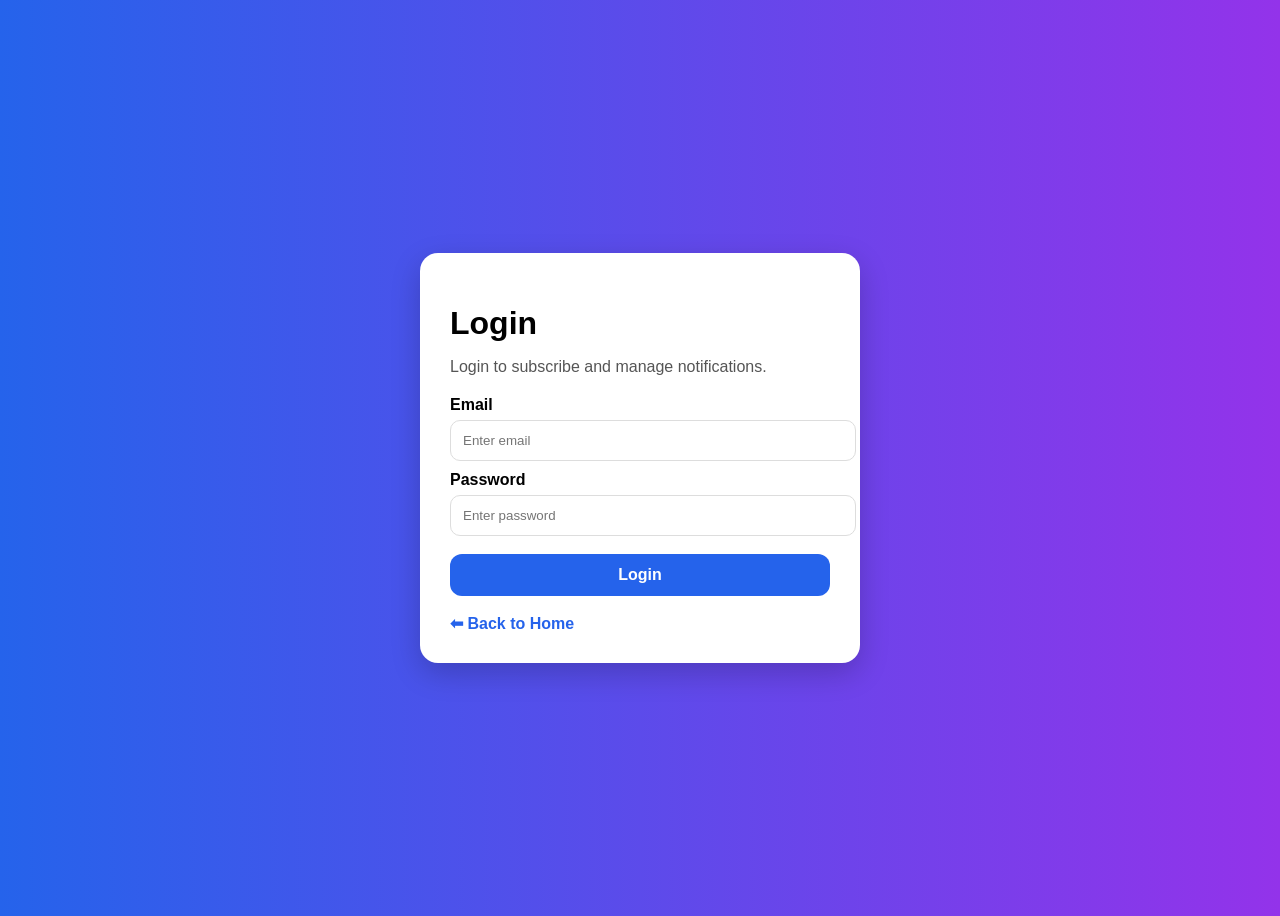
<file: backend/templates/login.html>
<!DOCTYPE html>
<html lang="en">
<head>
  <meta charset="UTF-8" />
  <meta name="viewport" content="width=device-width, initial-scale=1.0" />
  <title>Login - Company Alerts</title>
  <link rel="stylesheet" href="../static/login.css">
</head>
<body>

  <div class="box">
    <h1>Login</h1>
    <p>Login to subscribe and manage notifications.</p>

    <form id="loginForm">
      <label>Email</label>
      <input type="email" id="email" placeholder="Enter email" required>

      <label>Password</label>
      <input type="password" id="password" placeholder="Enter password" required>

      <button type="submit">Login</button>
    </form>

    <div id="msg"></div>

    <a class="back" href="/">⬅ Back to Home</a>
  </div>

  <script src="../static/login.js"></script>
</body>
</html>
</file>
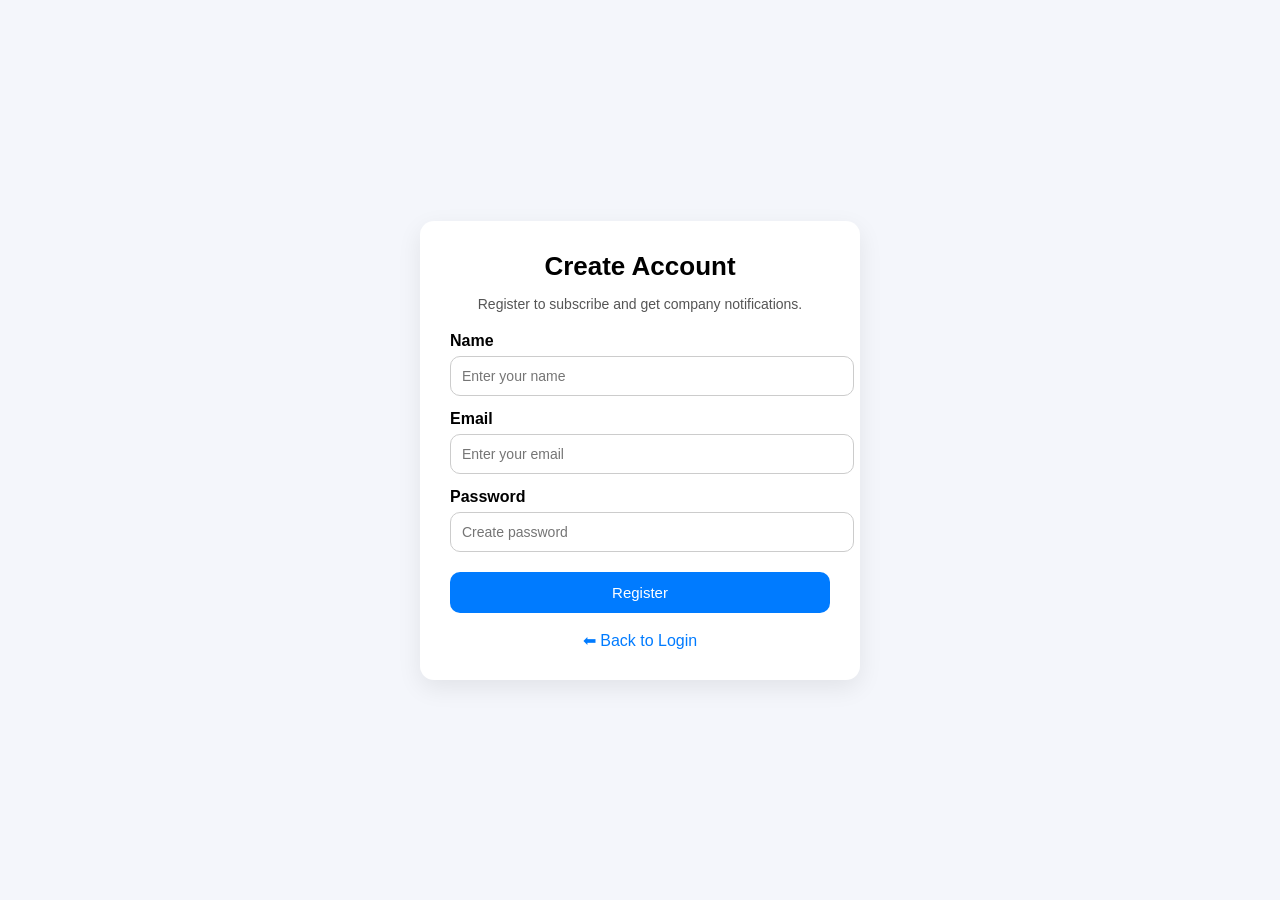
<file: backend/templates/register.html>
<!DOCTYPE html>
<html lang="en">
<head>
  <meta charset="UTF-8" />
  <meta name="viewport" content="width=device-width, initial-scale=1.0" />
  <title>Register</title>
  <link rel="stylesheet" href="../static/register.css">
</head>
<body>

  <div class="register-box">
    <h1>Create Account</h1>
    <p>Register to subscribe and get company notifications.</p>

    <form id="registerForm">
      <label>Name</label>
      <input type="text" id="name" placeholder="Enter your name" required>

      <label>Email</label>
      <input type="email" id="email" placeholder="Enter your email" required>

      <label>Password</label>
      <input type="password" id="password" placeholder="Create password" required>

      <button type="submit">Register</button>
    </form>

    <div id="msg"></div>

    <a href="/login-page" class="back">⬅ Back to Login</a>
  </div>

  <script src="../static/register.js"></script>
</body>
</html>
</file>
<file: backend/static/login.css>
body {
  background: linear-gradient(to right, #2563eb, #9333ea);
  font-family: "Segoe UI", Arial, sans-serif;
  display: flex;
  justify-content: center;
  align-items: center;
  height: 100vh;
}

.box {
  width: 380px;
  background: white;
  padding: 30px;
  border-radius: 18px;
  box-shadow: 0px 10px 30px rgba(0,0,0,0.2);
}

h1 {
  margin-bottom: 5px;
}

p {
  color: #555;
  margin-bottom: 20px;
}

label {
  font-weight: 600;
  margin-top: 10px;
  display: block;
}

input {
  width: 100%;
  padding: 12px;
  margin-top: 6px;
  border-radius: 10px;
  border: 1px solid #ddd;
  outline: none;
}

button {
  width: 100%;
  margin-top: 18px;
  padding: 12px;
  background: #2563eb;
  color: white;
  border: none;
  border-radius: 12px;
  cursor: pointer;
  font-size: 16px;
  font-weight: 700;
}

button:hover {
  background: #1d4ed8;
}

#msg {
  margin-top: 12px;
  font-weight: 600;
}

.back {
  display: block;
  margin-top: 18px;
  text-decoration: none;
  color: #2563eb;
  font-weight: 700;
}
</file>
<file: backend/static/register.css>
body {
  margin: 0;
  padding: 0;
  font-family: Arial, sans-serif;
  background: #f4f6fb;
  display: flex;
  justify-content: center;
  align-items: center;
  height: 100vh;
}

.register-box {
  width: 380px;
  background: white;
  padding: 30px;
  border-radius: 14px;
  box-shadow: 0 8px 25px rgba(0,0,0,0.08);
}

.register-box h1 {
  margin: 0;
  font-size: 26px;
  text-align: center;
}

.register-box p {
  text-align: center;
  color: #555;
  font-size: 14px;
  margin-bottom: 20px;
}

label {
  font-weight: bold;
  display: block;
  margin-top: 14px;
  margin-bottom: 6px;
}

input {
  width: 100%;
  padding: 11px;
  border-radius: 10px;
  border: 1px solid #ccc;
  outline: none;
  font-size: 14px;
}

input:focus {
  border-color: #007bff;
}

button {
  width: 100%;
  margin-top: 20px;
  padding: 12px;
  background: #007bff;
  border: none;
  color: white;
  font-size: 15px;
  border-radius: 10px;
  cursor: pointer;
}

button:hover {
  background: #0056cc;
}

#msg {
  margin-top: 15px;
  text-align: center;
  font-weight: bold;
}

.back {
  display: block;
  margin-top: 18px;
  text-align: center;
  text-decoration: none;
  color: #007bff;
}
</file>
